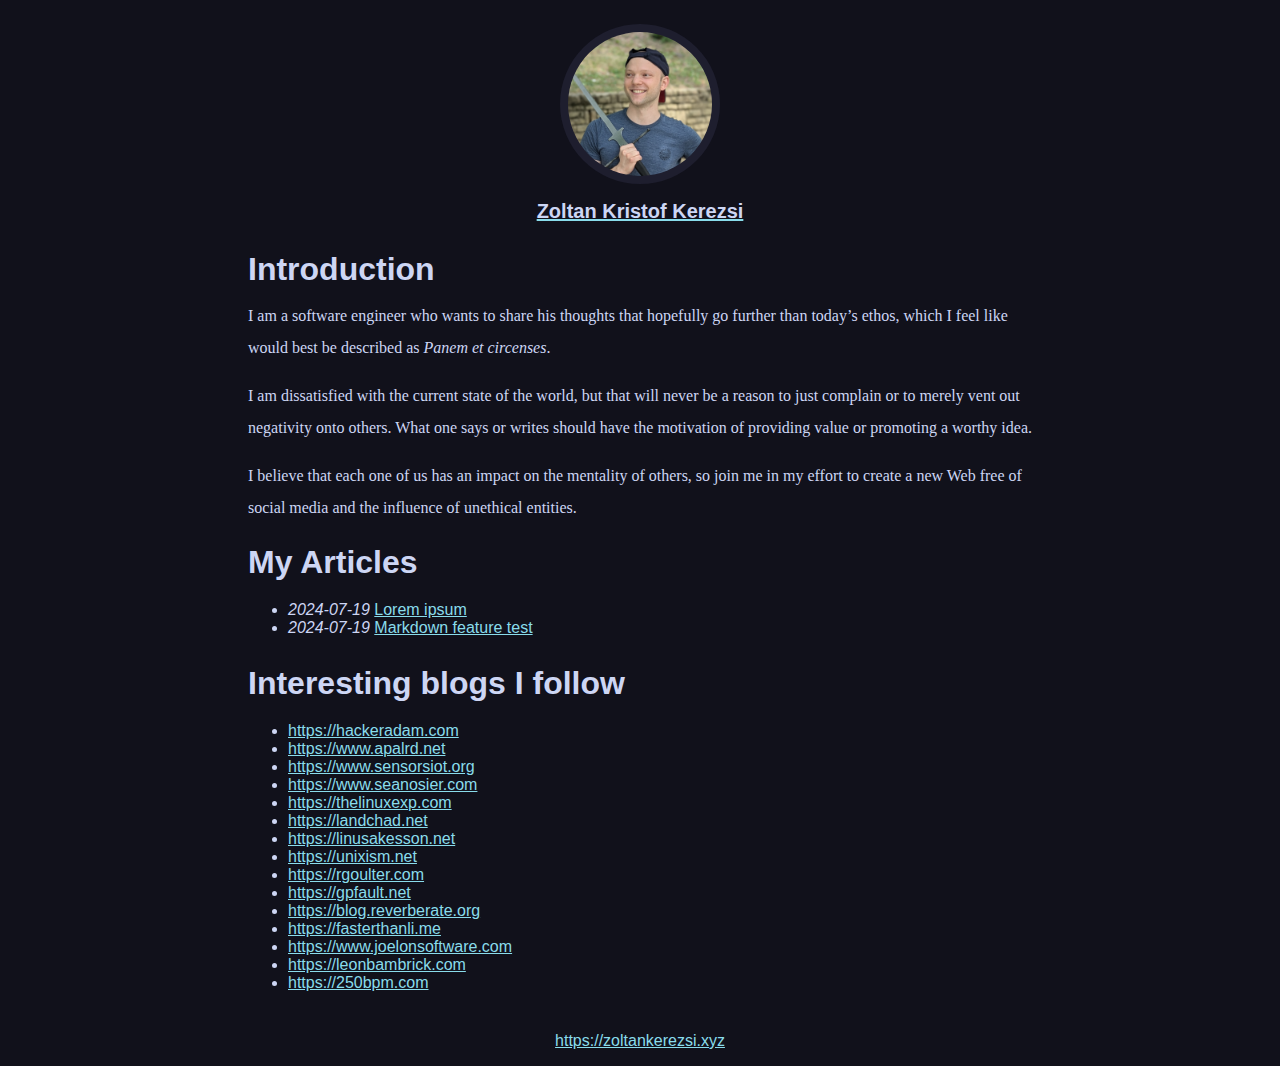
<file: index.html>
<!doctype html>
<html lang="en">
  <head>
    <meta charset="UTF-8" />
    <meta name="viewport" content="width=device-width, initial-scale=1" />
    <meta name="author" content="Zoltan Kristof Kerezsi" />
    <title>zoltankerezsi.xyz</title>
    <link rel="stylesheet" href="/assets/styles.css" />
    <link rel="icon" href="/assets/zkerezsi.png" />
  </head>

  <body>
    <header>
      <a class="avatar-a" href="/">
        <img class="avatar-img" src="/assets/avatar.png" />
        <span class="avatar-text"> Zoltan Kristof Kerezsi </span>
      </a>
    </header>
    <main><h1 id="introduction">Introduction</h1>
<p>I am a software engineer who wants to share his thoughts that
hopefully go further than today’s ethos, which I feel like would best be
described as <em>Panem et circenses</em>.</p>
<p>I am dissatisfied with the current state of the world, but that will
never be a reason to just complain or to merely vent out negativity onto
others. What one says or writes should have the motivation of providing
value or promoting a worthy idea.</p>
<p>I believe that each one of us has an impact on the mentality of
others, so join me in my effort to create a new Web free of social media
and the influence of unethical entities.</p>
<h1 id="my-articles">My Articles</h1>
<ul>
<li><time datetime="2024-07-19">2024-07-19</time> <a
href="/lorem-ipsum.html">Lorem ipsum</a></li>
<li><time datetime="2024-07-19">2024-07-19</time> <a
href="/markdown-feature-test.html">Markdown feature test</a></li>
</ul>
<h1 id="interesting-blogs-i-follow">Interesting blogs I follow</h1>
<ul>
<li><a href="https://hackeradam.com"
class="uri">https://hackeradam.com</a></li>
<li><a href="https://www.apalrd.net"
class="uri">https://www.apalrd.net</a></li>
<li><a href="https://www.sensorsiot.org"
class="uri">https://www.sensorsiot.org</a></li>
<li><a href="https://www.seanosier.com"
class="uri">https://www.seanosier.com</a></li>
<li><a href="https://thelinuxexp.com"
class="uri">https://thelinuxexp.com</a></li>
<li><a href="https://landchad.net"
class="uri">https://landchad.net</a></li>
<li><a href="https://linusakesson.net"
class="uri">https://linusakesson.net</a></li>
<li><a href="https://unixism.net"
class="uri">https://unixism.net</a></li>
<li><a href="https://rgoulter.com"
class="uri">https://rgoulter.com</a></li>
<li><a href="https://gpfault.net"
class="uri">https://gpfault.net</a></li>
<li><a href="https://blog.reverberate.org"
class="uri">https://blog.reverberate.org</a></li>
<li><a href="https://fasterthanli.me"
class="uri">https://fasterthanli.me</a></li>
<li><a href="https://www.joelonsoftware.com"
class="uri">https://www.joelonsoftware.com</a></li>
<li><a href="https://leonbambrick.com"
class="uri">https://leonbambrick.com</a></li>
<li><a href="https://250bpm.com" class="uri">https://250bpm.com</a></li>
</ul></main>
    <footer>
      <a href="/">https://zoltankerezsi.xyz</a>
    </footer>
  </body>
</html>
</file>
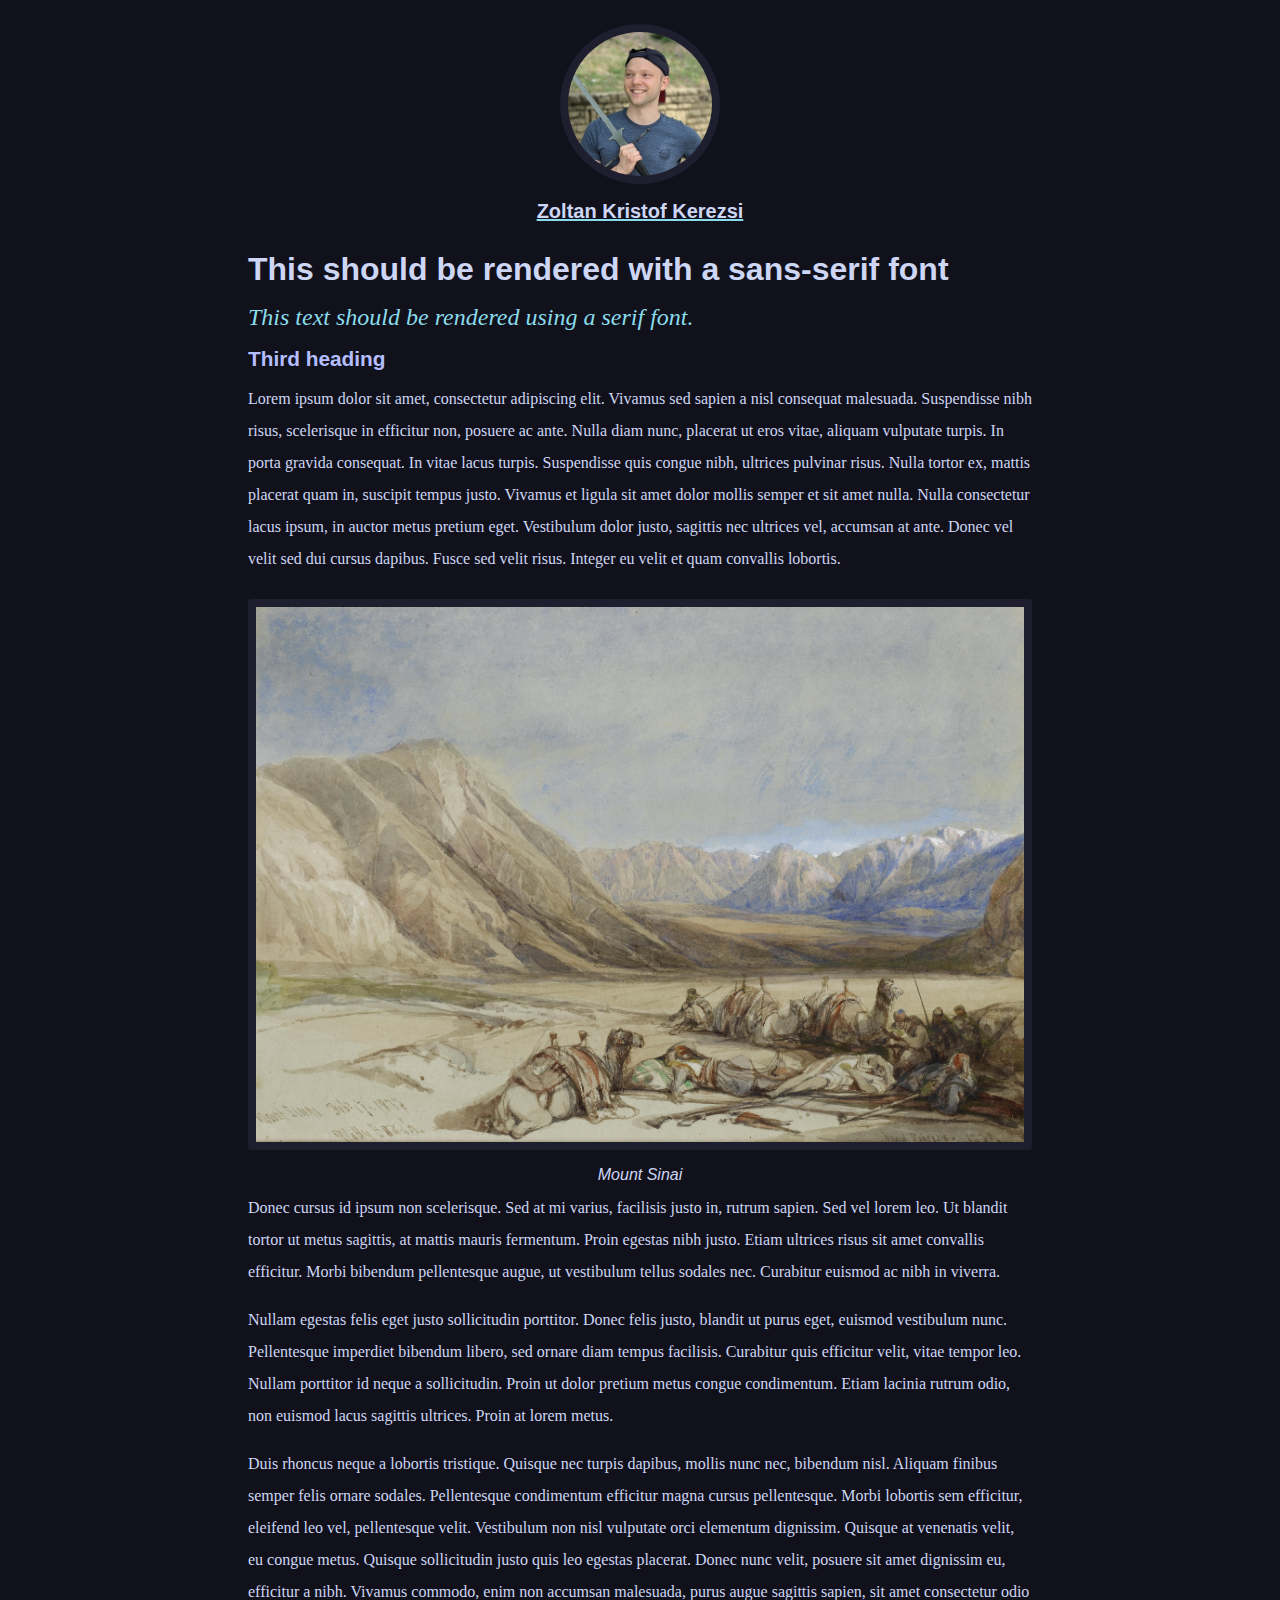
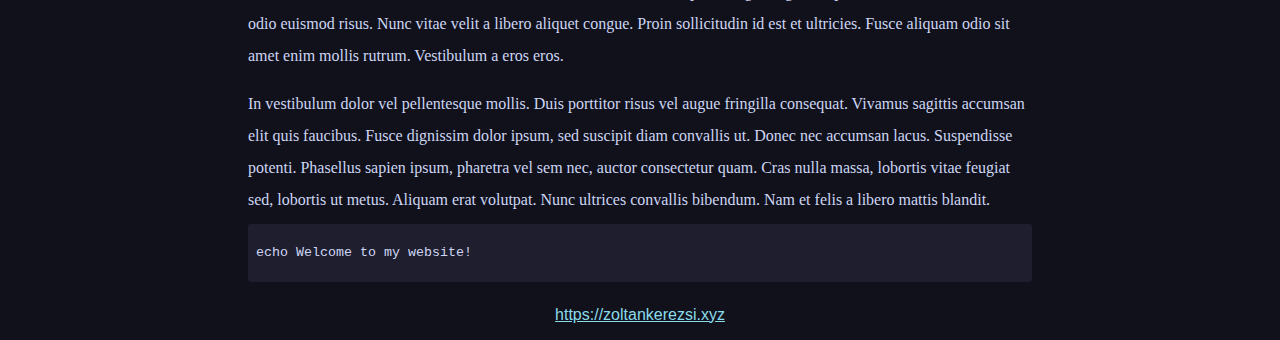
<file: lorem-ipsum.html>
<!doctype html>
<html lang="en">
  <head>
    <meta charset="UTF-8" />
    <meta name="viewport" content="width=device-width, initial-scale=1" />
    <meta name="author" content="Zoltan Kristof Kerezsi" />
    <title>zoltankerezsi.xyz</title>
    <link rel="stylesheet" href="/assets/styles.css" />
    <link rel="icon" href="/assets/zkerezsi.png" />
  </head>

  <body>
    <header>
      <a class="avatar-a" href="/">
        <img class="avatar-img" src="/assets/avatar.png" />
        <span class="avatar-text"> Zoltan Kristof Kerezsi </span>
      </a>
    </header>
    <main><h1 id="this-should-be-rendered-with-a-sans-serif-font">This should be
rendered with a sans-serif font</h1>
<h2 id="this-text-should-be-rendered-using-a-serif-font.">This text
should be rendered using a serif font.</h2>
<h3 id="third-heading">Third heading</h3>
<p>Lorem ipsum dolor sit amet, consectetur adipiscing elit. Vivamus sed
sapien a nisl consequat malesuada. Suspendisse nibh risus, scelerisque
in efficitur non, posuere ac ante. Nulla diam nunc, placerat ut eros
vitae, aliquam vulputate turpis. In porta gravida consequat. In vitae
lacus turpis. Suspendisse quis congue nibh, ultrices pulvinar risus.
Nulla tortor ex, mattis placerat quam in, suscipit tempus justo. Vivamus
et ligula sit amet dolor mollis semper et sit amet nulla. Nulla
consectetur lacus ipsum, in auctor metus pretium eget. Vestibulum dolor
justo, sagittis nec ultrices vel, accumsan at ante. Donec vel velit sed
dui cursus dapibus. Fusce sed velit risus. Integer eu velit et quam
convallis lobortis.</p>
<figure>
<img src="/mount_sinai.jpg" alt="Mount Sinai" />
<figcaption aria-hidden="true">Mount Sinai</figcaption>
</figure>
<p>Donec cursus id ipsum non scelerisque. Sed at mi varius, facilisis
justo in, rutrum sapien. Sed vel lorem leo. Ut blandit tortor ut metus
sagittis, at mattis mauris fermentum. Proin egestas nibh justo. Etiam
ultrices risus sit amet convallis efficitur. Morbi bibendum pellentesque
augue, ut vestibulum tellus sodales nec. Curabitur euismod ac nibh in
viverra.</p>
<p>Nullam egestas felis eget justo sollicitudin porttitor. Donec felis
justo, blandit ut purus eget, euismod vestibulum nunc. Pellentesque
imperdiet bibendum libero, sed ornare diam tempus facilisis. Curabitur
quis efficitur velit, vitae tempor leo. Nullam porttitor id neque a
sollicitudin. Proin ut dolor pretium metus congue condimentum. Etiam
lacinia rutrum odio, non euismod lacus sagittis ultrices. Proin at lorem
metus.</p>
<p>Duis rhoncus neque a lobortis tristique. Quisque nec turpis dapibus,
mollis nunc nec, bibendum nisl. Aliquam finibus semper felis ornare
sodales. Pellentesque condimentum efficitur magna cursus pellentesque.
Morbi lobortis sem efficitur, eleifend leo vel, pellentesque velit.
Vestibulum non nisl vulputate orci elementum dignissim. Quisque at
venenatis velit, eu congue metus. Quisque sollicitudin justo quis leo
egestas placerat. Donec nunc velit, posuere sit amet dignissim eu,
efficitur a nibh. Vivamus commodo, enim non accumsan malesuada, purus
augue sagittis sapien, sit amet consectetur odio odio euismod risus.
Nunc vitae velit a libero aliquet congue. Proin sollicitudin id est et
ultricies. Fusce aliquam odio sit amet enim mollis rutrum. Vestibulum a
eros eros.</p>
<p>In vestibulum dolor vel pellentesque mollis. Duis porttitor risus vel
augue fringilla consequat. Vivamus sagittis accumsan elit quis faucibus.
Fusce dignissim dolor ipsum, sed suscipit diam convallis ut. Donec nec
accumsan lacus. Suspendisse potenti. Phasellus sapien ipsum, pharetra
vel sem nec, auctor consectetur quam. Cras nulla massa, lobortis vitae
feugiat sed, lobortis ut metus. Aliquam erat volutpat. Nunc ultrices
convallis bibendum. Nam et felis a libero mattis blandit.</p>
<div class="sourceCode" id="cb1"><pre class="sourceCode sh"><code class="sourceCode bash"><span id="cb1-1"><a href="#cb1-1" aria-hidden="true" tabindex="-1"></a><span class="bu">echo</span> Welcome to my website!</span></code></pre></div></main>
    <footer>
      <a href="/">https://zoltankerezsi.xyz</a>
    </footer>
  </body>
</html>
</file>
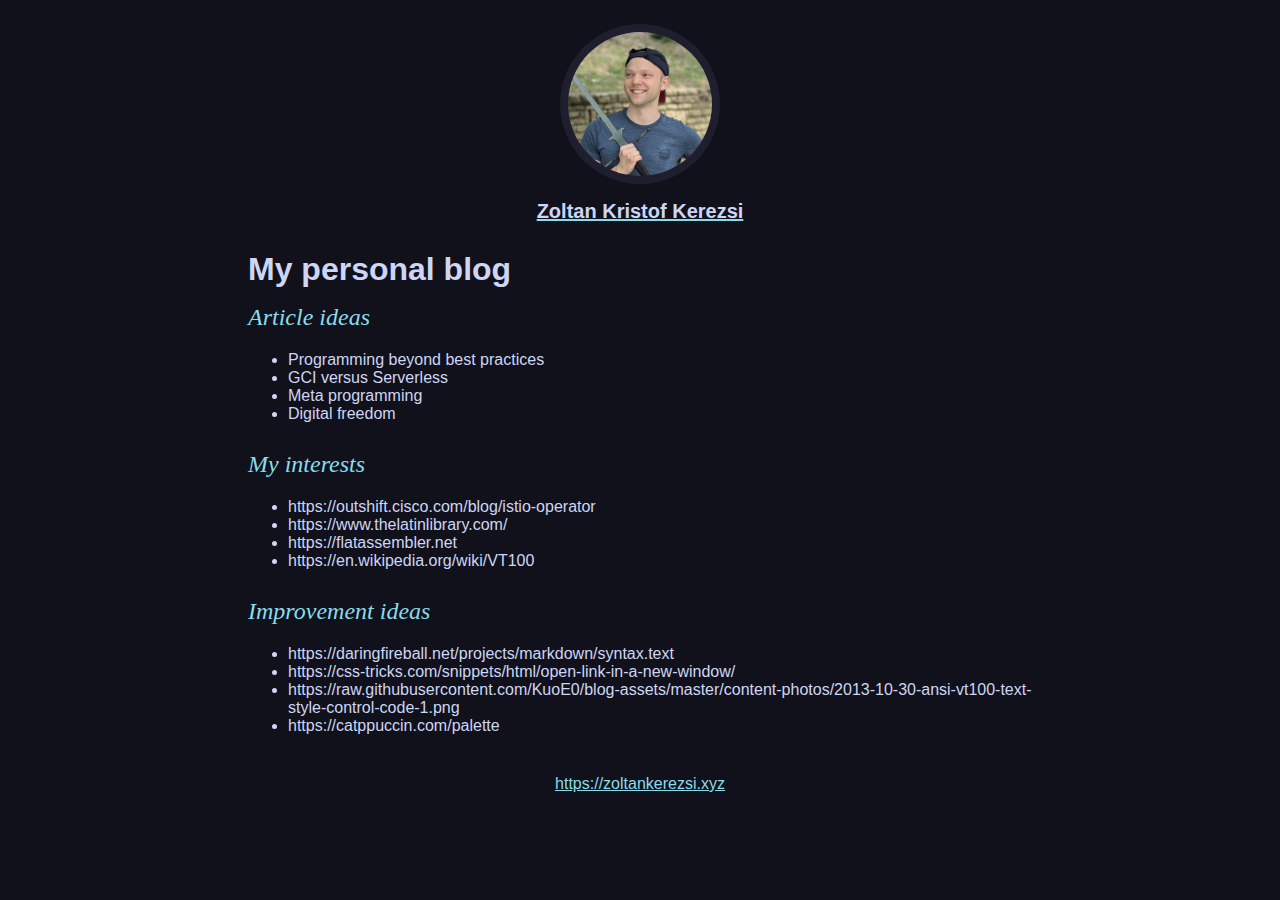
<file: notes.html>
<!doctype html>
<html lang="en">
  <head>
    <meta charset="UTF-8" />
    <meta name="viewport" content="width=device-width, initial-scale=1" />
    <meta name="author" content="Zoltan Kristof Kerezsi" />
    <title>zoltankerezsi.xyz</title>
    <link rel="stylesheet" href="/assets/styles.css" />
    <link rel="icon" href="/assets/zkerezsi.png" />
  </head>

  <body>
    <header>
      <a class="avatar-a" href="/">
        <img class="avatar-img" src="/assets/avatar.png" />
        <span class="avatar-text"> Zoltan Kristof Kerezsi </span>
      </a>
    </header>
    <main><h1 id="my-personal-blog">My personal blog</h1>
<h2 id="article-ideas">Article ideas</h2>
<ul>
<li>Programming beyond best practices</li>
<li>GCI versus Serverless</li>
<li>Meta programming</li>
<li>Digital freedom</li>
</ul>
<h2 id="my-interests">My interests</h2>
<ul>
<li>https://outshift.cisco.com/blog/istio-operator</li>
<li>https://www.thelatinlibrary.com/</li>
<li>https://flatassembler.net</li>
<li>https://en.wikipedia.org/wiki/VT100</li>
</ul>
<h2 id="improvement-ideas">Improvement ideas</h2>
<ul>
<li>https://daringfireball.net/projects/markdown/syntax.text</li>
<li>https://css-tricks.com/snippets/html/open-link-in-a-new-window/</li>
<li>https://raw.githubusercontent.com/KuoE0/blog-assets/master/content-photos/2013-10-30-ansi-vt100-text-style-control-code-1.png</li>
<li>https://catppuccin.com/palette</li>
</ul></main>
    <footer>
      <a href="/">https://zoltankerezsi.xyz</a>
    </footer>
  </body>
</html>
</file>
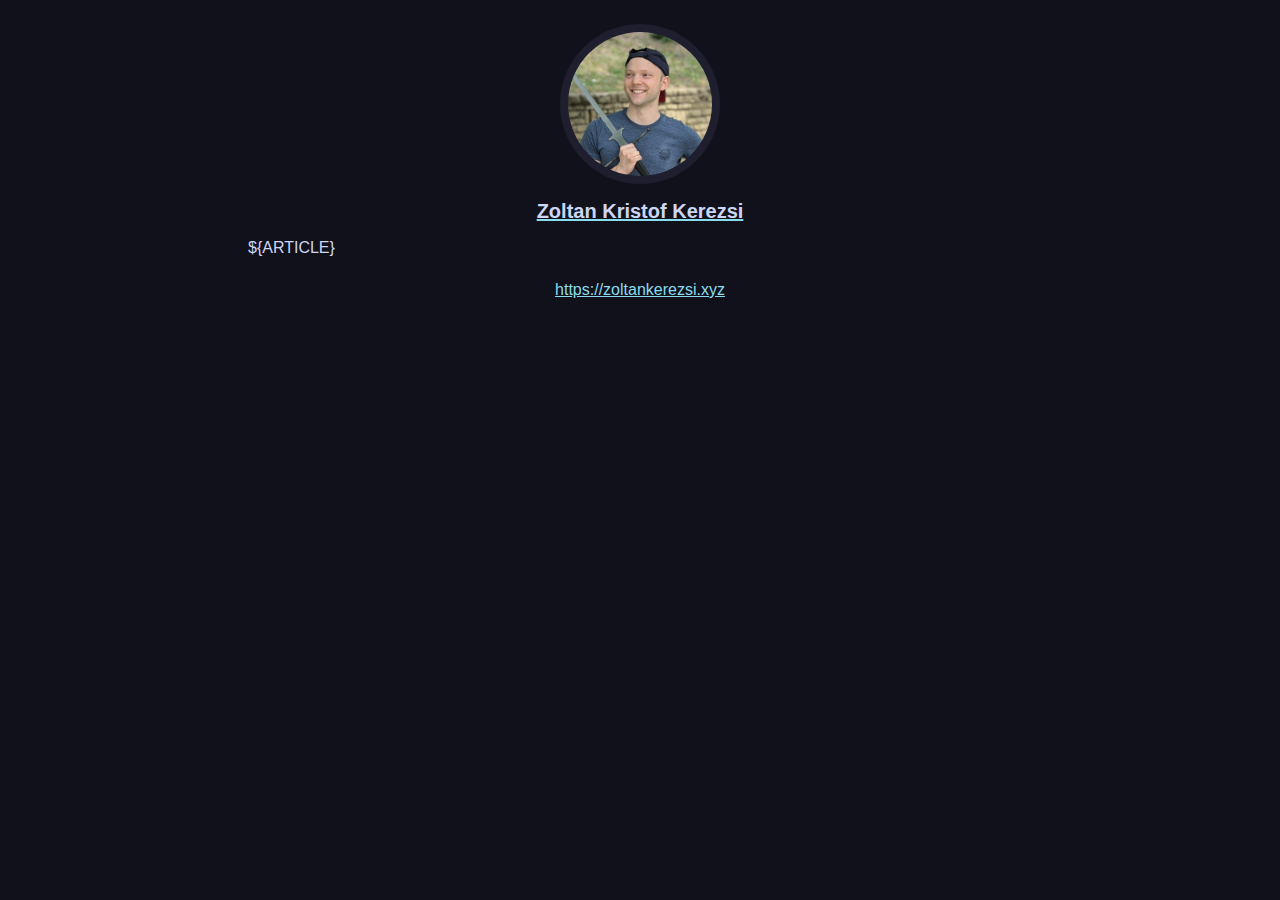
<file: template.html>
<!doctype html>
<html lang="en">
  <head>
    <meta charset="UTF-8" />
    <meta name="viewport" content="width=device-width, initial-scale=1" />
    <meta name="author" content="Zoltan Kristof Kerezsi" />
    <title>zoltankerezsi.xyz</title>
    <link rel="stylesheet" href="/assets/styles.css" />
    <link rel="icon" href="/assets/zkerezsi.png" />
  </head>

  <body>
    <header>
      <a class="avatar-a" href="/">
        <img class="avatar-img" src="/assets/avatar.png" />
        <span class="avatar-text"> Zoltan Kristof Kerezsi </span>
      </a>
    </header>
    <main>${ARTICLE}</main>
    <footer>
      <a href="/">https://zoltankerezsi.xyz</a>
    </footer>
  </body>
</html>
</file>
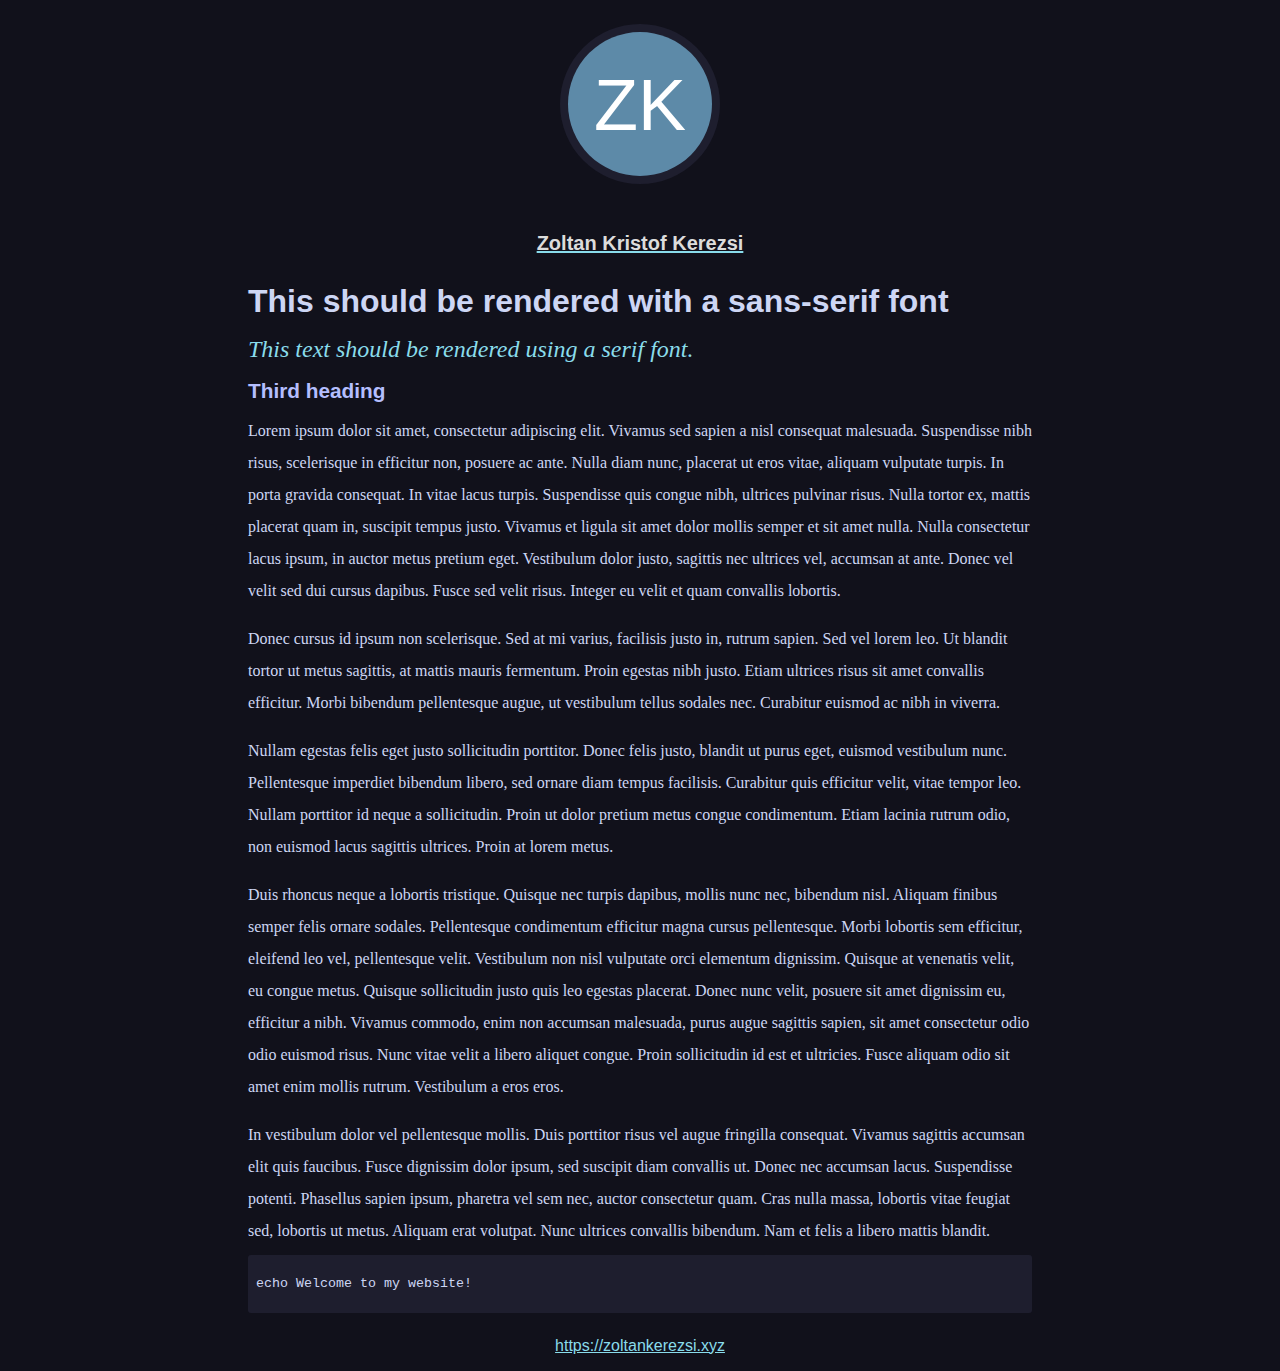
<file: articles/test2.html>
<!doctype html>
<html lang="en">
  <head>
    <meta charset="UTF-8" />
    <meta name="viewport" content="width=device-width, initial-scale=1" />
    <meta name="author" content="Zoltan Kristof Kerezsi" />
    <title>zoltankerezsi.xyz</title>
    <link rel="stylesheet" href="/assets/styles.css" />
    <link rel="icon" href="/assets/zkerezsi.png" />
  </head>

  <body>
    <header>
      <a
        href="/"
        style="
          margin: auto;
          display: flex;
          flex-direction: column;
          align-items: center;
        ">
        <img
          src="/assets/zkerezsi.svg"
          width="160px"
          style="border-radius: 50%" />
        <span
          style="
            font-size: 1.25rem;
            padding-top: 2rem;
            font-weight: bold;
            color: gainsboro;
          ">
          Zoltan Kristof Kerezsi
        </span>
      </a>
    </header>
    <main><h1 id="this-should-be-rendered-with-a-sans-serif-font">This should be
rendered with a sans-serif font</h1>
<h2 id="this-text-should-be-rendered-using-a-serif-font.">This text
should be rendered using a serif font.</h2>
<h3 id="third-heading">Third heading</h3>
<p>Lorem ipsum dolor sit amet, consectetur adipiscing elit. Vivamus sed
sapien a nisl consequat malesuada. Suspendisse nibh risus, scelerisque
in efficitur non, posuere ac ante. Nulla diam nunc, placerat ut eros
vitae, aliquam vulputate turpis. In porta gravida consequat. In vitae
lacus turpis. Suspendisse quis congue nibh, ultrices pulvinar risus.
Nulla tortor ex, mattis placerat quam in, suscipit tempus justo. Vivamus
et ligula sit amet dolor mollis semper et sit amet nulla. Nulla
consectetur lacus ipsum, in auctor metus pretium eget. Vestibulum dolor
justo, sagittis nec ultrices vel, accumsan at ante. Donec vel velit sed
dui cursus dapibus. Fusce sed velit risus. Integer eu velit et quam
convallis lobortis.</p>
<p>Donec cursus id ipsum non scelerisque. Sed at mi varius, facilisis
justo in, rutrum sapien. Sed vel lorem leo. Ut blandit tortor ut metus
sagittis, at mattis mauris fermentum. Proin egestas nibh justo. Etiam
ultrices risus sit amet convallis efficitur. Morbi bibendum pellentesque
augue, ut vestibulum tellus sodales nec. Curabitur euismod ac nibh in
viverra.</p>
<p>Nullam egestas felis eget justo sollicitudin porttitor. Donec felis
justo, blandit ut purus eget, euismod vestibulum nunc. Pellentesque
imperdiet bibendum libero, sed ornare diam tempus facilisis. Curabitur
quis efficitur velit, vitae tempor leo. Nullam porttitor id neque a
sollicitudin. Proin ut dolor pretium metus congue condimentum. Etiam
lacinia rutrum odio, non euismod lacus sagittis ultrices. Proin at lorem
metus.</p>
<p>Duis rhoncus neque a lobortis tristique. Quisque nec turpis dapibus,
mollis nunc nec, bibendum nisl. Aliquam finibus semper felis ornare
sodales. Pellentesque condimentum efficitur magna cursus pellentesque.
Morbi lobortis sem efficitur, eleifend leo vel, pellentesque velit.
Vestibulum non nisl vulputate orci elementum dignissim. Quisque at
venenatis velit, eu congue metus. Quisque sollicitudin justo quis leo
egestas placerat. Donec nunc velit, posuere sit amet dignissim eu,
efficitur a nibh. Vivamus commodo, enim non accumsan malesuada, purus
augue sagittis sapien, sit amet consectetur odio odio euismod risus.
Nunc vitae velit a libero aliquet congue. Proin sollicitudin id est et
ultricies. Fusce aliquam odio sit amet enim mollis rutrum. Vestibulum a
eros eros.</p>
<p>In vestibulum dolor vel pellentesque mollis. Duis porttitor risus vel
augue fringilla consequat. Vivamus sagittis accumsan elit quis faucibus.
Fusce dignissim dolor ipsum, sed suscipit diam convallis ut. Donec nec
accumsan lacus. Suspendisse potenti. Phasellus sapien ipsum, pharetra
vel sem nec, auctor consectetur quam. Cras nulla massa, lobortis vitae
feugiat sed, lobortis ut metus. Aliquam erat volutpat. Nunc ultrices
convallis bibendum. Nam et felis a libero mattis blandit.</p>
<div class="sourceCode" id="cb1"><pre class="sourceCode sh"><code class="sourceCode bash"><span id="cb1-1"><a href="#cb1-1" aria-hidden="true" tabindex="-1"></a><span class="bu">echo</span> Welcome to my website!</span></code></pre></div></main>
    <footer>
      <a href="/">https://zoltankerezsi.xyz</a>
    </footer>
  </body>
</html>
</file>
<file: assets/styles.css>
:root {
  --mantle: rgb(30, 30, 46);
  --sky: rgb(137, 220, 235);
  --crust: rgb(17, 17, 27);
  --lavender: rgb(180, 190, 254);
  --text: rgb(205, 214, 244);

  --sans-serif-font: "Verdana", sans-serif;
  --serif-font: "Garamond", serif;
  --monospace-font: "Fira Code", "Monaco", "Consolas", "Ubuntu Mono", monospace;
}

* {
  box-sizing: border-box;
}

body {
  margin: 0;
  font-family: var(--sans-serif-font);
  font-size: 16px;
  font-variant-ligatures: contextual;
  text-rendering: optimizeLegibility;
  font-feature-settings: "liga", "tnum", "zero", "ss01", "locl", "calt";
  color: var(--text);
  background-color: var(--crust);
  overflow-wrap: break-word;
}

div.sourceCode {
  padding: 0.5rem;
  background-color: var(--mantle);
  border-radius: 3px;
  overflow-x: auto;
  font-size: smaller;
}

blockquote {
  background-color: var(--mantle);
  font-family: var(--serif-font);
  color: var(--lavender);
  margin: 0;
  padding: 1rem;
  font-style: italic;
  border-radius: 3px;
}

blockquote p::before {
  content: "\201C";
}

blockquote p::after {
  content: "\201D";
}

blockquote footer {
  text-align: right;
  color: var(--text);
  padding: 0.5rem;
}

header {
  padding: 0.5rem;
}

code {
  font-family: var(--monospace-font);
}

main {
  margin: auto;
  width: 100%;
  max-width: 800px;
  padding: 0.5rem;
  display: flex;
  flex-direction: column;
}

footer {
  text-align: center;
  padding: 1rem;
}

a {
  color: var(--sky);
  font-family: inherit;
}

h1 {
  font-family: var(--sans-serif-font);
  font-weight: 700;
  font-size: 2rem;
  margin: 0.75rem 0 0.25rem 0;
}

h2 {
  font-family: var(--serif-font);
  font-weight: 100;
  font-size: 1.5rem;
  font-style: italic;
  color: var(--sky);
  margin: 0.75rem 0 0.25rem 0;
}

h3 {
  font-family: var(--sans-serif-font);
  font-size: 1.3rem;
  color: var(--lavender);
  margin: 0.75rem 0 0.25rem 0;
}

p {
  font-family: var(--serif-font);
  line-height: 2;
  margin: 0.5rem 0;
}

figure {
  margin: 0;
  display: flex;
  flex-direction: column;
  align-items: center;
}

img {
  max-width: 100%;
  padding: 0.5rem;
  background-color: var(--mantle);
  border-radius: 3px;
  margin: 1rem 0;
}

figure figcaption {
  font-style: italic;
}

time {
  font-style: italic;
}

.avatar-a {
  margin: auto;
  display: flex;
  flex-direction: column;
  align-items: center;
}

.avatar-img {
  width: 160px;
  border-radius: 50%;
}

.avatar-text {
  font-size: 1.25rem;
  font-weight: bold;
  color: var(--text);
}
</file>
